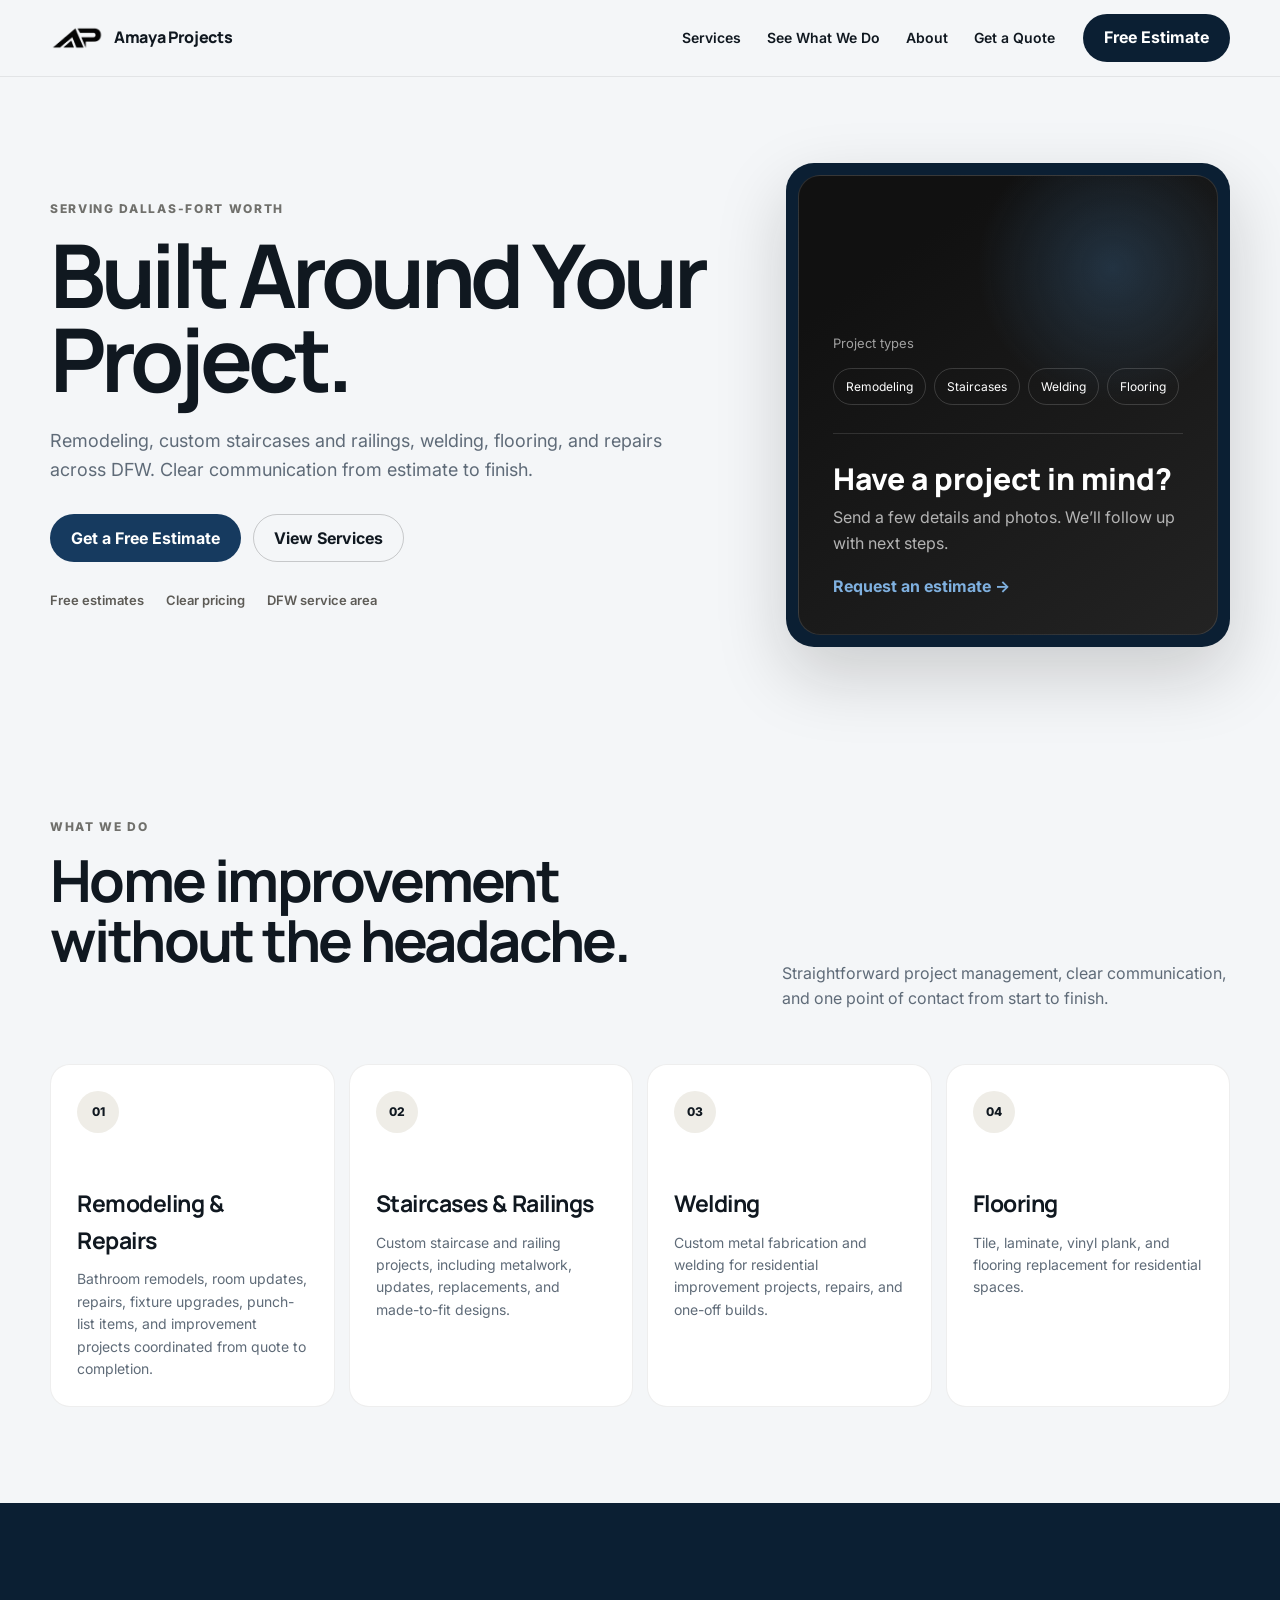
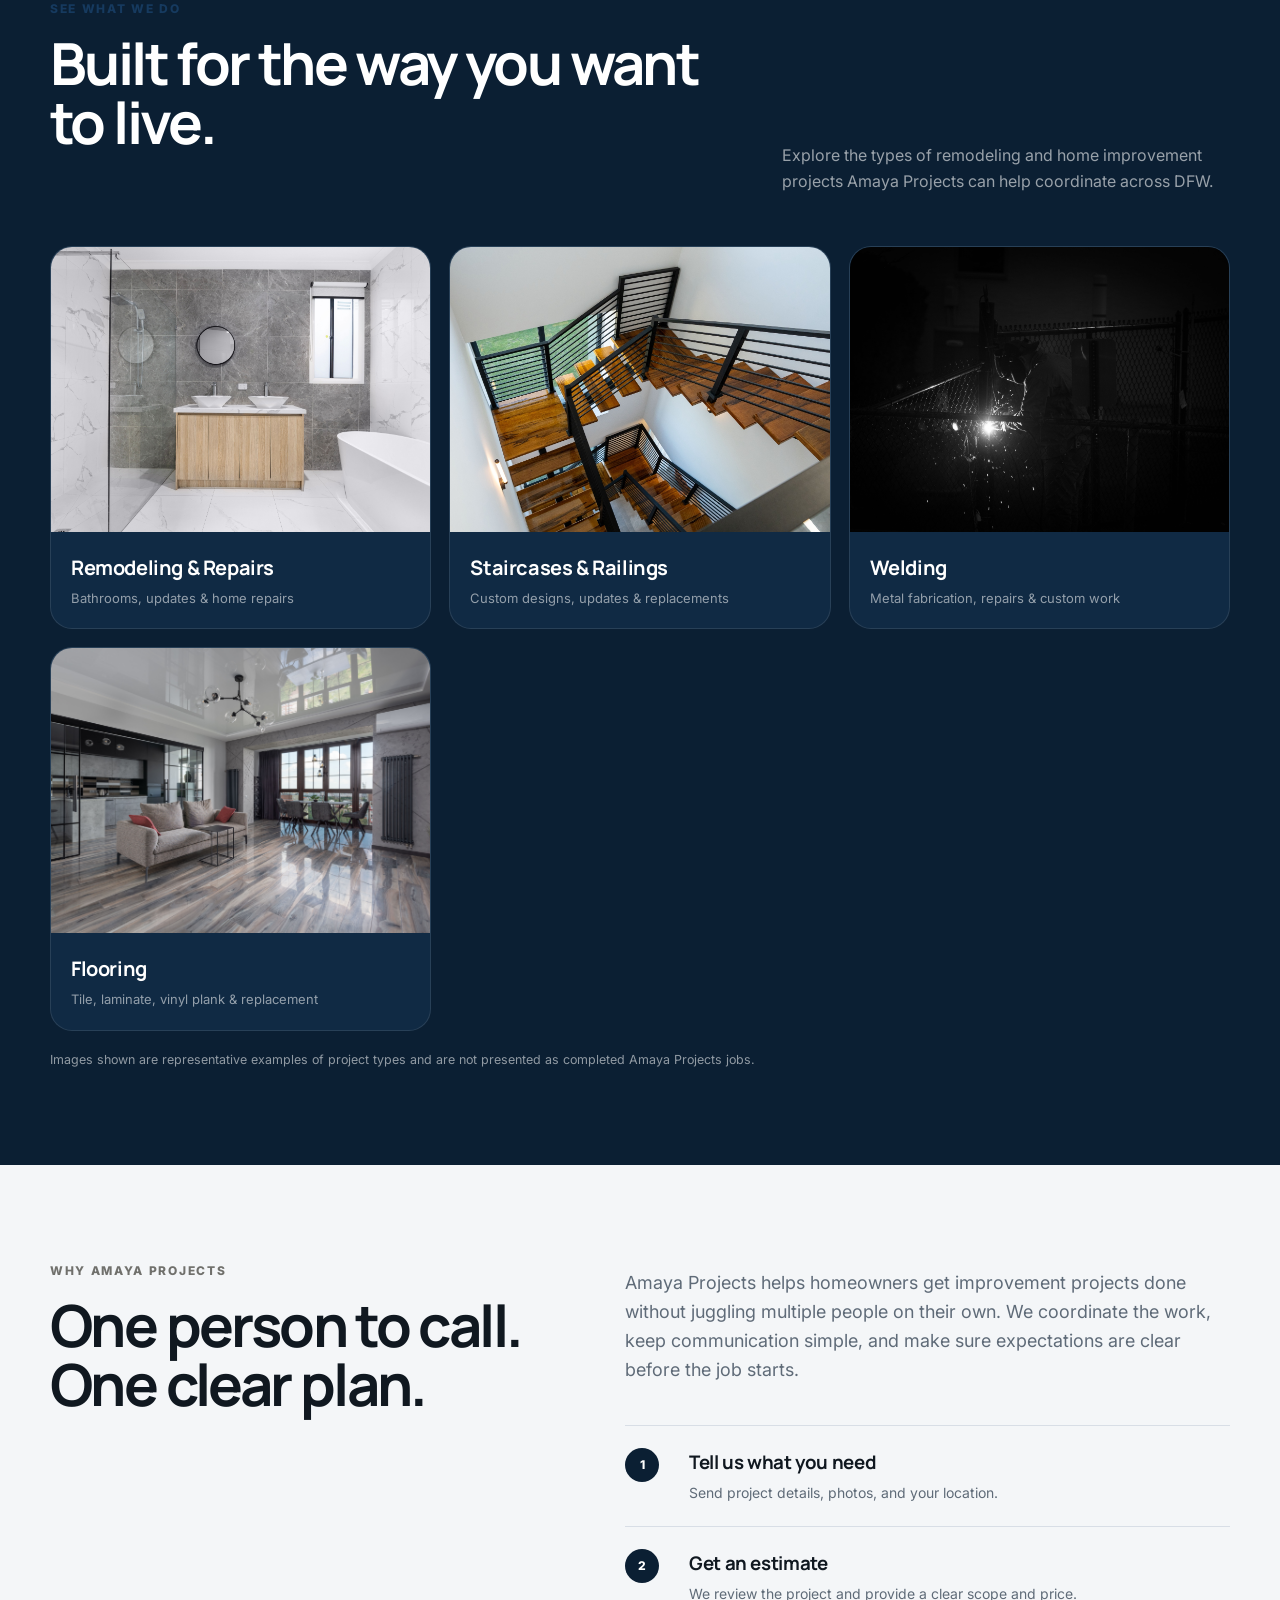
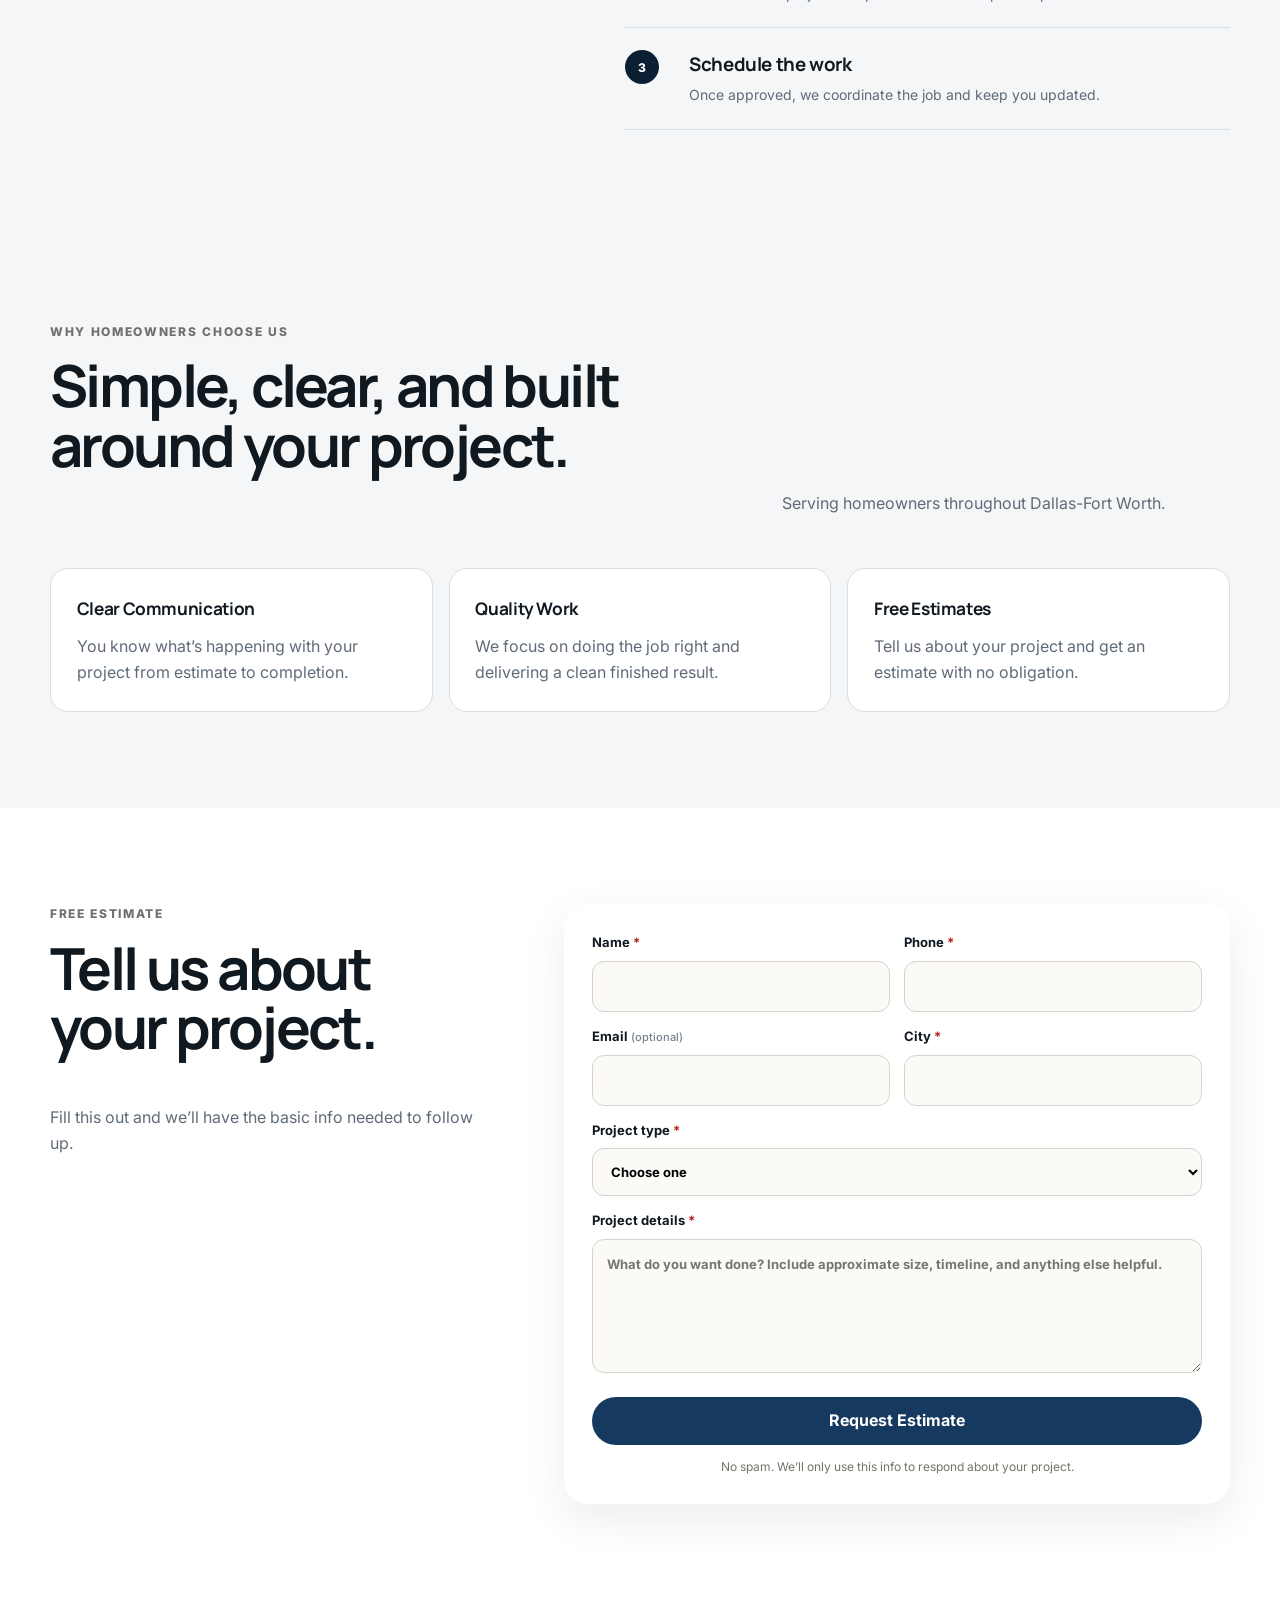
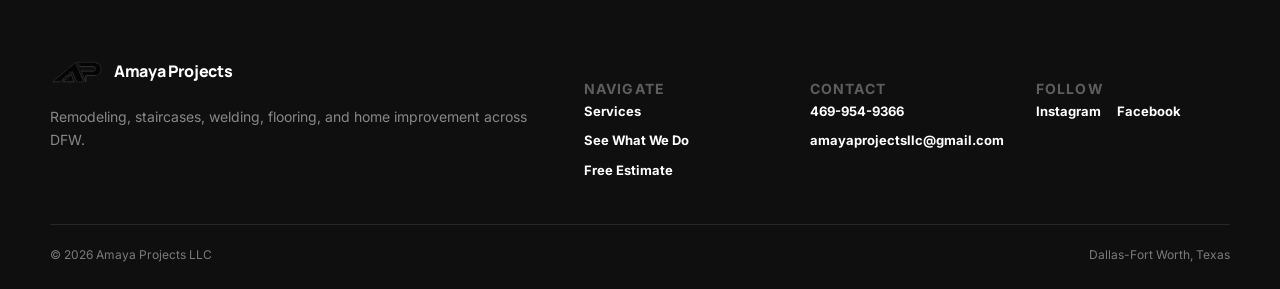
<file: index.html>
<!DOCTYPE html>
<html lang="en">
<head>
  <meta charset="UTF-8" />
  <meta name="viewport" content="width=device-width, initial-scale=1.0" />
  <title>DFW Remodeling, Staircases, Welding & Flooring | Amaya Projects</title>
  <meta name="description" content="Amaya Projects provides bathroom remodeling, home repairs, custom staircases and railings, welding, and flooring across Dallas-Fort Worth. Request a free estimate." />
  <meta name="robots" content="index,follow" />
  <link rel="canonical" href="https://amayaprojectstx.com/" />
  <meta name="theme-color" content="#111111" />

  <meta property="og:type" content="website" />
  <meta property="og:title" content="Amaya Projects | Home Improvement Across DFW" />
  <meta property="og:description" content="Remodeling, staircases and railings, welding, flooring, and repairs across Dallas-Fort Worth. Request a free estimate." />
  <meta property="og:url" content="https://amayaprojectstx.com/" />
  <meta property="og:image" content="https://amayaprojectstx.com/remodeling-bathroom.jpg" />
  <meta name="twitter:card" content="summary_large_image" />

  <!-- Google Analytics -->
  <script async src="https://www.googletagmanager.com/gtag/js?id=G-FESPFY9RM1"></script>
  <script>
    window.dataLayer = window.dataLayer || [];
    function gtag(){dataLayer.push(arguments);}
    gtag('js', new Date());
    gtag('config', 'G-FESPFY9RM1');
  </script>

  <script type="application/ld+json">
  {
    "@context": "https://schema.org",
    "@type": "HomeAndConstructionBusiness",
    "name": "Amaya Projects LLC",
    "url": "https://amayaprojectstx.com/",
    "telephone": "+1-469-954-9366",
    "email": "amayaprojectsllc@gmail.com",
    "areaServed": "Dallas-Fort Worth, Texas",
    "description": "Home improvement company serving Dallas-Fort Worth with bathroom remodeling, repairs, staircases and railings, welding, and flooring.",
    "sameAs": [
      "https://www.instagram.com/amayaprojectstx/",
      "https://www.facebook.com/share/1FDkZ5WJKV/?mibextid=wwXIfr"
    ]
  }
  </script>
  <link rel="preconnect" href="https://fonts.googleapis.com">
  <link rel="preconnect" href="https://fonts.gstatic.com" crossorigin>
  <link href="https://fonts.googleapis.com/css2?family=Inter:wght@400;500;600;700;800&family=Manrope:wght@500;600;700;800&display=swap" rel="stylesheet">
  <link rel="icon" href="favicon.svg" type="image/svg+xml" />
  <link rel="stylesheet" href="styles.css" />
</head>
<body>
  <header class="site-header">
    <div class="container nav-wrap">
      <a class="brand" href="#top" aria-label="Amaya Projects home">
        <span class="brand-mark" aria-hidden="true"><img src="logo-mark.png?v=7" alt="" /></span>
        <span>Amaya Projects</span>
      </a>

      <button class="nav-toggle" aria-label="Open menu" aria-expanded="false">☰</button>

      <nav class="nav">
        <a href="#services">Services</a>
        <a href="#work">See What We Do</a>
        <a href="#about">About</a>
        <a href="#quote">Get a Quote</a>
      </nav>

      <a class="btn btn-dark nav-cta" href="#quote">Free Estimate</a>
    </div>
  </header>

  <main id="top">
    <section class="hero">
      <div class="container hero-grid">
        <div class="hero-copy">
          <p class="eyebrow">Serving Dallas-Fort Worth</p>
          <h1>Built Around Your Project.</h1>
          <p class="hero-text">
            Remodeling, custom staircases and railings, welding, flooring, and repairs across DFW. Clear communication from estimate to finish.
          </p>

          <div class="hero-actions">
            <a class="btn btn-accent" href="#quote">Get a Free Estimate</a>
            <a class="btn btn-ghost" href="#services">View Services</a>
          </div>

          <div class="trust-row">
            <span>Free estimates</span>
            <span>Clear pricing</span>
            <span>DFW service area</span>
          </div>
        </div>

        <div class="hero-card">
          <div class="hero-card-inner">
            <p class="mini-label">Project types</p>
            <div class="project-tags">
              <span>Remodeling</span>
              <span>Staircases</span>
              <span>Welding</span>
              <span>Flooring</span>
            </div>
            <div class="hero-divider"></div>
            <p class="hero-card-title">Have a project in mind?</p>
            <p class="hero-card-text">Send a few details and photos. We’ll follow up with next steps.</p>
            <a class="text-link" href="#quote">Request an estimate →</a>
          </div>
        </div>
      </div>
    </section>

    <section class="section" id="services">
      <div class="container">
        <div class="section-heading">
          <div>
            <p class="eyebrow">What we do</p>
            <h2>Home improvement without the headache.</h2>
          </div>
          <p>
            Straightforward project management, clear communication, and one point of contact from start to finish.
          </p>
        </div>

        
        <div class="service-grid">
          <article class="service-card">
            <div class="service-number">01</div>
            <h3>Remodeling & Repairs</h3>
            <p>Bathroom remodels, room updates, repairs, fixture upgrades, punch-list items, and improvement projects coordinated from quote to completion.</p>
          </article>

          <article class="service-card">
            <div class="service-number">02</div>
            <h3>Staircases & Railings</h3>
            <p>Custom staircase and railing projects, including metalwork, updates, replacements, and made-to-fit designs.</p>
          </article>

          <article class="service-card">
            <div class="service-number">03</div>
            <h3>Welding</h3>
            <p>Custom metal fabrication and welding for residential improvement projects, repairs, and one-off builds.</p>
          </article>

          <article class="service-card">
            <div class="service-number">04</div>
            <h3>Flooring</h3>
            <p>Tile, laminate, vinyl plank, and flooring replacement for residential spaces.</p>
          </article>
        </div>
      </div>
    </section>

    <section class="section section-dark" id="work">
      <div class="container">
        <div class="section-heading light">
          <div>
            <p class="eyebrow">See What We Do</p>
            <h2>Built for the way you want to live.</h2>
          </div>
          <p>Explore the types of remodeling and home improvement projects Amaya Projects can help coordinate across DFW.</p>
        </div>

        <div class="work-grid">
          <article class="work-card">
            <div class="work-image">
              <img src="remodeling-bathroom.jpg" alt="Modern bathroom with walk-in shower, double vanity, and tile finishes" loading="lazy" />
            </div>
            <div class="work-meta">
              <h3>Remodeling & Repairs</h3>
              <p>Bathrooms, updates & home repairs</p>
            </div>
          </article>

          <article class="work-card">
            <div class="work-image">
              <img src="staircase-railing.jpg" alt="Modern wood staircase with custom black metal railings" loading="lazy" />
            </div>
            <div class="work-meta">
              <h3>Staircases & Railings</h3>
              <p>Custom designs, updates & replacements</p>
            </div>
          </article>

          <article class="work-card">
            <div class="work-image">
              <img src="welding.jpg" alt="Welder working on a metal fence with sparks visible" loading="lazy" />
            </div>
            <div class="work-meta">
              <h3>Welding</h3>
              <p>Metal fabrication, repairs & custom work</p>
            </div>
          </article>

          <article class="work-card">
            <div class="work-image">
              <img src="flooring.jpg" alt="Finished modern residential flooring in an updated living space" loading="lazy" />
            </div>
            <div class="work-meta">
              <h3>Flooring</h3>
              <p>Tile, laminate, vinyl plank & replacement</p>
            </div>
          </article>
        </div>

        <p class="stock-note">Images shown are representative examples of project types and are not presented as completed Amaya Projects jobs.</p>
      </div>
    </section>

    <section class="section" id="about">
      <div class="container about-grid">
        <div>
          <p class="eyebrow">Why Amaya Projects</p>
          <h2>One person to call. One clear plan.</h2>
        </div>

        <div class="about-copy">
          <p>
            Amaya Projects helps homeowners get improvement projects done without juggling multiple people on their own.
            We coordinate the work, keep communication simple, and make sure expectations are clear before the job starts.
          </p>

          <div class="process">
            <div class="process-item">
              <span>1</span>
              <div>
                <h3>Tell us what you need</h3>
                <p>Send project details, photos, and your location.</p>
              </div>
            </div>

            <div class="process-item">
              <span>2</span>
              <div>
                <h3>Get an estimate</h3>
                <p>We review the project and provide a clear scope and price.</p>
              </div>
            </div>

            <div class="process-item">
              <span>3</span>
              <div>
                <h3>Schedule the work</h3>
                <p>Once approved, we coordinate the job and keep you updated.</p>
              </div>
            </div>
          </div>
        </div>
      </div>
    </section>

    <section class="section trust-section" aria-labelledby="trust-heading">
      <div class="container">
        <div class="section-heading trust-heading">
          <div>
            <p class="eyebrow">Why homeowners choose us</p>
            <h2 id="trust-heading">Simple, clear, and built around your project.</h2>
          </div>
          <p>Serving homeowners throughout Dallas-Fort Worth.</p>
        </div>

        <div class="trust-card-grid">
          <article class="trust-card">
            <h3>Clear Communication</h3>
            <p>You know what’s happening with your project from estimate to completion.</p>
          </article>
          <article class="trust-card">
            <h3>Quality Work</h3>
            <p>We focus on doing the job right and delivering a clean finished result.</p>
          </article>
          <article class="trust-card">
            <h3>Free Estimates</h3>
            <p>Tell us about your project and get an estimate with no obligation.</p>
          </article>
        </div>
      </div>
    </section>

    <section class="section quote-section" id="quote">
      <div class="container quote-grid">
        <div>
          <p class="eyebrow">Free estimate</p>
          <h2>Tell us about your project.</h2>
          <p class="quote-intro">
            Fill this out and we’ll have the basic info needed to follow up.
          </p>

          
        </div>

        <form class="quote-form" name="project-quote" method="POST" action="/thank-you.html" data-netlify="true" netlify-honeypot="bot-field" novalidate>
          <input type="hidden" name="form-name" value="project-quote" />
          <p class="hidden">
            <label>Don’t fill this out if you’re human: <input name="bot-field" /></label>
          </p>

          <div class="form-row">
            <label>
              Name <span class="required-mark" aria-hidden="true">*</span>
              <input type="text" name="name" autocomplete="name" required />
            </label>
            <label>
              Phone <span class="required-mark" aria-hidden="true">*</span>
              <input type="tel" name="phone" autocomplete="tel" inputmode="numeric" pattern="\(\d{3}\)-\d{3}-\d{4}" required />
            </label>
          </div>

          <div class="form-row">
            <label>
              Email <span class="optional-label">(optional)</span>
              <input type="email" name="email" autocomplete="email" inputmode="email" />
            </label>
            <label>
              City <span class="required-mark" aria-hidden="true">*</span>
              <input type="text" name="city" autocomplete="address-level2" required />
            </label>
          </div>

          <label>
            Project type <span class="required-mark" aria-hidden="true">*</span>
            <select name="project-type" required>
              <option value="">Choose one</option>
              <option>Remodeling / Repair</option>
              <option>Staircase / Railing</option>
              <option>Welding</option>
              <option>Flooring</option>
              <option>Other</option>
            </select>
          </label>

          <label>
            Project details <span class="required-mark" aria-hidden="true">*</span>
            <textarea name="details" rows="5" required placeholder="What do you want done? Include approximate size, timeline, and anything else helpful."></textarea>
          </label>

          <button class="btn btn-accent form-submit" type="submit">Request Estimate</button>
          <p class="form-note">No spam. We’ll only use this info to respond about your project.</p>
        </form>
      </div>
    </section>
  </main>

  <footer>
    <div class="container footer-grid">
      <div>
        <a class="brand footer-brand" href="#top">
          <span class="brand-mark footer-mark" aria-hidden="true"><img src="logo-mark.png?v=7" alt="" /></span>
          <span>Amaya Projects</span>
        </a>
        <p>Remodeling, staircases, welding, flooring, and home improvement across DFW.</p>
      </div>

      <div class="footer-groups">
        <div class="footer-group">
          <p class="footer-label">Navigate</p>
          <div class="footer-links">
            <a href="#services">Services</a>
            <a href="#work">See What We Do</a>
            <a href="#quote">Free Estimate</a>
          </div>
        </div>

        <div class="footer-group">
          <p class="footer-label">Contact</p>
          <div class="footer-links">
            <a href="tel:+14699549366">469-954-9366</a>
            <a href="mailto:amayaprojectsllc@gmail.com">amayaprojectsllc@gmail.com</a>
          </div>
        </div>

        <div class="footer-group">
          <p class="footer-label">Follow</p>
          <div class="footer-links footer-socials">
            <a href="https://www.instagram.com/amayaprojectstx/" target="_blank" rel="noopener noreferrer">Instagram</a>
            <a href="https://www.facebook.com/share/1FDkZ5WJKV/?mibextid=wwXIfr" target="_blank" rel="noopener noreferrer">Facebook</a>
          </div>
        </div>
      </div>
    </div>

    <div class="container footer-bottom">
      <span>© <span id="year"></span> Amaya Projects LLC</span>
      <span>Dallas-Fort Worth, Texas</span>
    </div>
  </footer>

  <script src="script.js"></script>
</body>
</html>
</file>
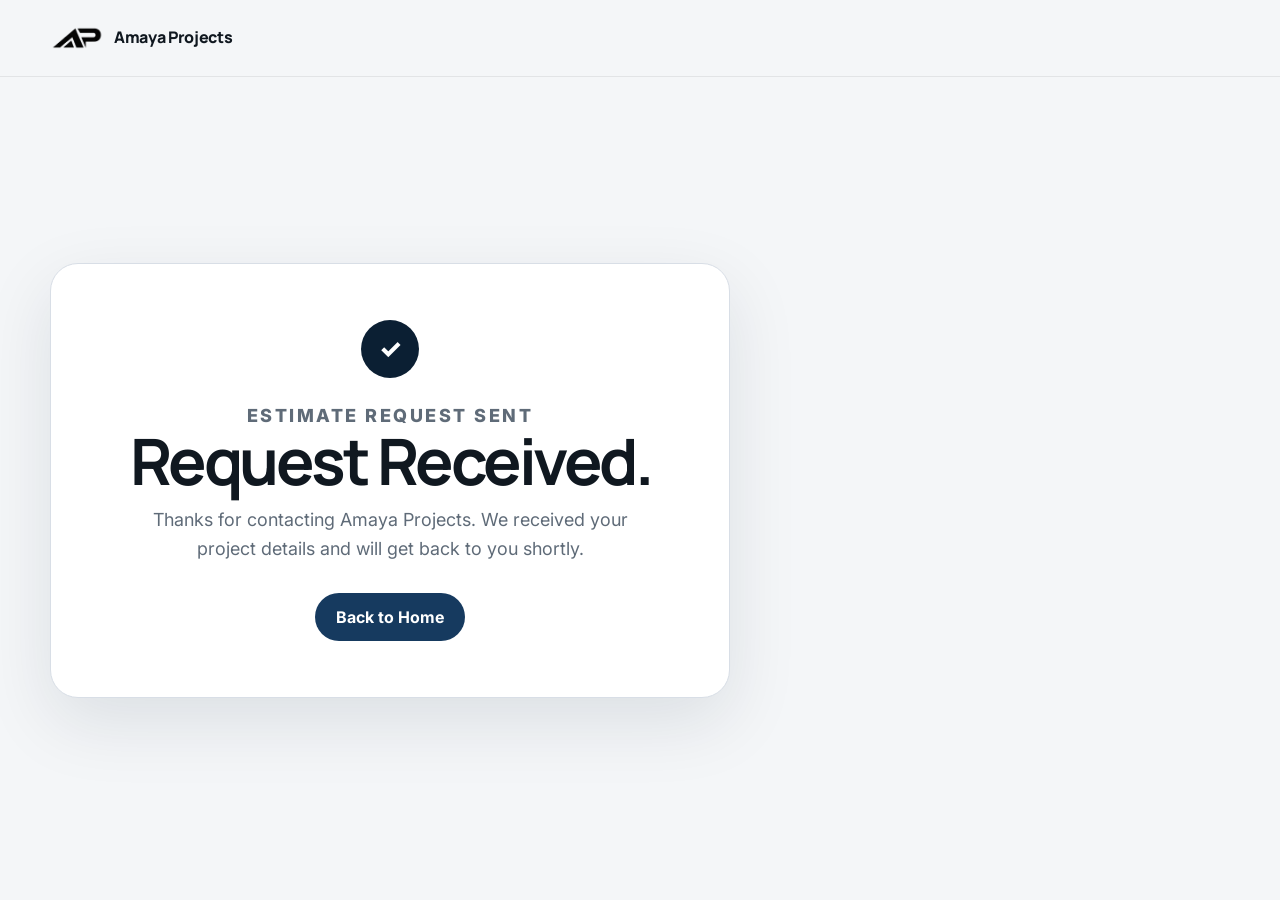
<file: thank-you.html>
<!DOCTYPE html>
<html lang="en">
<head>
  <meta charset="UTF-8" />
  <meta name="viewport" content="width=device-width, initial-scale=1.0" />
  <title>Request Received | Amaya Projects</title>
  <meta name="description" content="Your estimate request has been received by Amaya Projects." />
  <meta name="theme-color" content="#0b1f33" />
  <link rel="preconnect" href="https://fonts.googleapis.com">
  <link rel="preconnect" href="https://fonts.gstatic.com" crossorigin>
  <link href="https://fonts.googleapis.com/css2?family=Inter:wght@400;500;600;700;800&family=Manrope:wght@500;600;700;800&display=swap" rel="stylesheet">
  <link rel="icon" href="favicon.svg" type="image/svg+xml" />
  <link rel="stylesheet" href="styles.css" />
  <meta name="robots" content="noindex,follow" />
  <script async src="https://www.googletagmanager.com/gtag/js?id=G-FESPFY9RM1"></script>
  <script>
    window.dataLayer = window.dataLayer || [];
    function gtag(){dataLayer.push(arguments);}
    gtag('js', new Date());
    gtag('config', 'G-FESPFY9RM1');
    gtag('event', 'generate_lead');
  </script>
</head>
<body class="thank-you-page">
  <header class="site-header thank-you-header">
    <div class="container nav-wrap">
      <a class="brand" href="/" aria-label="Amaya Projects home">
        <span class="brand-mark" aria-hidden="true"><img src="logo-mark.png?v=9" alt="" /></span>
        <span>Amaya Projects</span>
      </a>
    </div>
  </header>

  <main class="thank-you-wrap">
    <div class="container">
      <section class="thank-you-card" aria-labelledby="thank-you-title">
        <div class="thank-you-icon" aria-hidden="true">✓</div>
        <p class="eyebrow">Estimate request sent</p>
        <h1 id="thank-you-title">Request Received.</h1>
        <p>Thanks for contacting Amaya Projects. We received your project details and will get back to you shortly.</p>
        <div class="thank-you-actions">
          <a class="btn btn-accent" href="/">Back to Home</a>
        </div>
      </section>
    </div>
  </main>
</body>
</html>
</file>
<file: styles.css>
:root {
  --bg: #f4f6f8;
  --surface: #ffffff;
  --text: #101820;
  --muted: #5f6b78;
  --line: #d8dee6;
  --dark: #0b1f33;
  --dark-soft: #102a44;
  --accent: #163a5f;
  --accent-dark: #0f2b46;
  --radius: 20px;
}

* {
  box-sizing: border-box;
}

html {
  scroll-behavior: smooth;
}

body {
  margin: 0;
  font-family: Inter, system-ui, -apple-system, BlinkMacSystemFont, "Segoe UI", sans-serif;
  background: var(--bg);
  color: var(--text);
  line-height: 1.6;
}

a {
  color: inherit;
  text-decoration: none;
}

button,
input,
select,
textarea {
  font: inherit;
}

.container {
  width: min(1180px, calc(100% - 40px));
  margin: 0 auto;
}

.site-header {
  position: sticky;
  top: 0;
  z-index: 30;
  background: rgba(244, 246, 248, 0.94);
  -webkit-backdrop-filter: blur(14px);
  backdrop-filter: blur(14px);
  border-bottom: 1px solid rgba(17, 17, 17, 0.08);
}

.nav-wrap {
  min-height: 76px;
  display: flex;
  align-items: center;
  gap: 28px;
}

.brand {
  display: inline-flex;
  align-items: center;
  gap: 10px;
  font-family: Manrope, sans-serif;
  font-weight: 800;
  letter-spacing: -0.02em;
  margin-right: auto;
}

.brand-mark {
  width: 34px;
  height: 34px;
  border-radius: 10px;
  display: grid;
  place-items: center;
  background: var(--dark);
  color: white;
  font-size: 13px;
}

.nav {
  display: flex;
  gap: 26px;
  font-size: 14px;
  font-weight: 600;
}

.nav a:hover {
  opacity: .6;
}

.nav-toggle {
  display: none;
  border: 0;
  background: transparent;
  color: var(--accent);
  font-size: 26px;
  line-height: 1;
}

.btn {
  min-height: 48px;
  padding: 0 20px;
  border-radius: 999px;
  display: inline-flex;
  align-items: center;
  justify-content: center;
  border: 1px solid transparent;
  font-weight: 700;
  cursor: pointer;
  transition: .2s ease;
}

.btn:hover {
  transform: translateY(-1px);
}

.btn-dark {
  background: var(--dark);
  color: white;
}

.btn-accent {
  background: var(--accent);
  color: #ffffff;
}

.btn-accent:hover {
  background: var(--accent-dark);
}

.btn-ghost {
  border-color: rgba(17,17,17,.2);
  background: transparent;
}

.hero {
  padding: 86px 0 74px;
}

.hero-grid {
  display: grid;
  grid-template-columns: 1.2fr .8fr;
  gap: 70px;
  align-items: center;
}

.eyebrow {
  margin: 0 0 14px;
  text-transform: uppercase;
  letter-spacing: .14em;
  font-size: 12px;
  font-weight: 800;
  color: #70706c;
}

h1, h2, h3 {
  font-family: Manrope, Inter, sans-serif;
  margin-top: 0;
}

h1 {
  font-size: clamp(48px, 7vw, 88px);
  line-height: .96;
  letter-spacing: -0.055em;
  max-width: 850px;
  margin-bottom: 26px;
}

h2 {
  font-size: clamp(36px, 5vw, 58px);
  line-height: 1.03;
  letter-spacing: -0.045em;
}

h3 {
  letter-spacing: -0.02em;
}

.hero-text {
  max-width: 680px;
  color: var(--muted);
  font-size: 18px;
}

.hero-actions {
  margin-top: 30px;
  display: flex;
  gap: 12px;
  flex-wrap: wrap;
}

.trust-row {
  margin-top: 28px;
  display: flex;
  gap: 22px;
  flex-wrap: wrap;
  color: #5d5b56;
  font-size: 13px;
  font-weight: 600;
}

.hero-card {
  background: var(--dark);
  border-radius: 28px;
  padding: 12px;
  box-shadow: 0 28px 70px rgba(17,17,17,.18);
}

.hero-card-inner {
  min-height: 460px;
  border: 1px solid rgba(255,255,255,.12);
  border-radius: 22px;
  padding: 34px;
  color: white;
  display: flex;
  flex-direction: column;
  justify-content: flex-end;
  background:
    radial-gradient(circle at 75% 20%, rgba(67,126,180,.28), transparent 28%),
    linear-gradient(145deg, #111 20%, #232323 100%);
}

.mini-label {
  color: rgba(255,255,255,.6);
  margin-bottom: 14px;
  font-size: 13px;
}

.project-tags {
  display: flex;
  flex-wrap: wrap;
  gap: 8px;
}

.project-tags span {
  border: 1px solid rgba(255,255,255,.16);
  border-radius: 999px;
  padding: 8px 12px;
  font-size: 12px;
}

.hero-divider {
  height: 1px;
  background: rgba(255,255,255,.12);
  margin: 28px 0;
}

.hero-card-title {
  font-family: Manrope, sans-serif;
  font-weight: 800;
  font-size: 30px;
  line-height: 1.1;
  margin: 0 0 10px;
}

.hero-card-text {
  color: rgba(255,255,255,.67);
  margin: 0 0 18px;
}

.text-link {
  color: #7fb0df;
  font-weight: 700;
}

.section {
  padding: 96px 0;
}

.section-heading {
  display: grid;
  grid-template-columns: 1.2fr .8fr;
  gap: 60px;
  align-items: end;
  margin-bottom: 46px;
}

.section-heading > p {
  color: var(--muted);
  margin: 0 0 6px;
  max-width: 480px;
}

.service-grid {
  display: grid;
  grid-template-columns: repeat(4, 1fr);
  gap: 14px;
}

.service-card {
  background: var(--surface);
  border: 1px solid rgba(17,17,17,.07);
  border-radius: var(--radius);
  padding: 26px;
  min-height: 250px;
}

.service-number {
  width: 42px;
  height: 42px;
  border-radius: 50%;
  display: grid;
  place-items: center;
  background: #efede7;
  font-size: 12px;
  font-weight: 800;
  margin-bottom: 52px;
}

.service-card h3 {
  font-size: 23px;
  margin-bottom: 10px;
}

.service-card p {
  color: var(--muted);
  margin: 0;
  font-size: 14px;
}

.section-dark {
  background: var(--dark);
  color: white;
}

.section-heading.light > p {
  color: rgba(255,255,255,.58);
}

.section-dark .eyebrow {
  color: var(--accent);
}

.work-grid {
  display: grid;
  grid-template-columns: repeat(3, 1fr);
  gap: 18px;
}

.work-card {
  border: 1px solid rgba(255,255,255,.1);
  border-radius: 22px;
  overflow: hidden;
  background: var(--dark-soft);
}

.work-image {
  aspect-ratio: 4 / 3;
}

.placeholder {
  display: grid;
  place-items: center;
  color: rgba(255,255,255,.4);
  font-size: 13px;
  background:
    linear-gradient(135deg, rgba(255,255,255,.04), rgba(255,255,255,.01)),
    repeating-linear-gradient(45deg, rgba(255,255,255,.025) 0 10px, transparent 10px 20px);
}

.work-meta {
  padding: 20px;
}

.work-meta h3 {
  margin-bottom: 4px;
  font-size: 20px;
}

.work-meta p {
  margin: 0;
  color: rgba(255,255,255,.55);
  font-size: 13px;
}

.about-grid {
  display: grid;
  grid-template-columns: .9fr 1.1fr;
  gap: 80px;
}

.about-copy > p {
  font-size: 18px;
  color: var(--muted);
  margin-top: 8px;
}

.process {
  margin-top: 40px;
  border-top: 1px solid var(--line);
}

.process-item {
  display: grid;
  grid-template-columns: 46px 1fr;
  gap: 18px;
  padding: 22px 0;
  border-bottom: 1px solid var(--line);
}

.process-item > span {
  width: 34px;
  height: 34px;
  border-radius: 50%;
  background: var(--dark);
  color: white;
  display: grid;
  place-items: center;
  font-size: 12px;
  font-weight: 800;
}

.process-item h3 {
  margin-bottom: 4px;
}

.process-item p {
  margin: 0;
  color: var(--muted);
  font-size: 14px;
}

.quote-section {
  background: #ffffff;
}

.quote-grid {
  display: grid;
  grid-template-columns: .8fr 1.2fr;
  gap: 70px;
  align-items: start;
}

.quote-intro {
  color: var(--muted);
  max-width: 430px;
}

.quote-notes {
  margin-top: 28px;
  display: flex;
  gap: 8px;
  flex-wrap: wrap;
}

.quote-notes p {
  width: 100%;
  margin: 0 0 5px;
  font-size: 13px;
  font-weight: 800;
}

.quote-notes span {
  padding: 7px 10px;
  background: rgba(255,255,255,.6);
  border-radius: 999px;
  font-size: 12px;
  font-weight: 700;
}

.quote-form {
  background: white;
  padding: 28px;
  border-radius: 24px;
  box-shadow: 0 14px 45px rgba(17,17,17,.08);
}

.form-row {
  display: grid;
  grid-template-columns: 1fr 1fr;
  gap: 14px;
}

.quote-form label {
  display: block;
  font-weight: 700;
  font-size: 13px;
  margin-bottom: 14px;
}

.quote-form input,
.quote-form select,
.quote-form textarea {
  width: 100%;
  margin-top: 8px;
  border: 1px solid #d7d3ca;
  border-radius: 12px;
  padding: 14px;
  background: #fbfaf7;
  outline: none;
}

.quote-form input:focus,
.quote-form select:focus,
.quote-form textarea:focus {
  border-color: #111;
  background: white;
}

.quote-form textarea {
  resize: vertical;
}

.form-submit {
  width: 100%;
  border: none;
  margin-top: 4px;
}

.form-note {
  text-align: center;
  color: #77736b;
  font-size: 12px;
  margin: 12px 0 0;
}

.hidden {
  display: none;
}

footer {
  background: #0f0f0f;
  color: white;
  padding: 54px 0 24px;
}

.footer-grid {
  display: grid;
  grid-template-columns: 1fr auto;
  gap: 30px;
}

.footer-brand {
  margin-bottom: 16px;
}

.footer-grid p {
  color: rgba(255,255,255,.5);
  margin: 0;
  font-size: 14px;
}

.footer-links {
  display: flex;
  gap: 20px;
  align-items: start;
  font-size: 13px;
  font-weight: 700;
}

.footer-bottom {
  margin-top: 44px;
  padding-top: 20px;
  border-top: 1px solid rgba(255,255,255,.1);
  display: flex;
  justify-content: space-between;
  gap: 20px;
  color: rgba(255,255,255,.45);
  font-size: 12px;
}

@media (max-width: 920px) {
  .nav,
  .nav-cta {
    display: none;
  }

  .nav-toggle {
    display: block;
  }

  .nav.open {
    display: flex;
    position: absolute;
    top: 76px;
    left: 20px;
    right: 20px;
    padding: 18px;
    background: white;
    border-radius: 16px;
    flex-direction: column;
    box-shadow: 0 16px 40px rgba(0,0,0,.12);
  }

  .hero-grid,
  .section-heading,
  .about-grid,
  .quote-grid {
    grid-template-columns: 1fr;
    gap: 36px;
  }

  .hero-card-inner {
    min-height: 360px;
  }

  .service-grid {
    grid-template-columns: 1fr 1fr;
  }

  .work-grid {
    grid-template-columns: 1fr;
  }
}

@media (max-width: 620px) {
  .container {
    width: min(100% - 28px, 1180px);
  }

  .hero {
    padding-top: 56px;
  }

  h1 {
    font-size: 51px;
  }

  .section {
    padding: 72px 0;
  }

  .service-grid,
  .form-row {
    grid-template-columns: 1fr;
  }

  .service-card {
    min-height: auto;
  }

  .service-number {
    margin-bottom: 30px;
  }

  .hero-actions .btn {
    width: 100%;
  }

  .footer-grid,
  .footer-bottom {
    grid-template-columns: 1fr;
    display: grid;
  }

  .footer-links {
    flex-wrap: wrap;
  }
}

/* Amaya Projects one-color AP brand mark */
.brand-mark {
  width: 54px;
  height: 36px;
  border-radius: 0;
  display: inline-flex;
  align-items: center;
  justify-content: center;
  background: transparent;
  color: #101010;
  flex: 0 0 auto;
}

.brand-mark img {
  display: block;
  width: 100%;
  height: 100%;
  object-fit: contain;
}

.footer-mark {
  
}

.hero-card-inner {
  position: relative;
  overflow: hidden;
}


@media (max-width: 560px) {
  .brand-mark {
    width: 47px;
    height: 32px;
  }

  .brand {
    gap: 8px;
  }
}


/* Branded form confirmation page */
.thank-you-page {
  min-height: 100vh;
  background: var(--bg);
}

.thank-you-header {
  position: static;
}

.thank-you-wrap {
  min-height: calc(100vh - 77px);
  display: grid;
  place-items: center;
  padding: 56px 0 72px;
}

.thank-you-card {
  width: min(680px, 100%);
  background: var(--surface);
  border: 1px solid var(--line);
  border-radius: 28px;
  padding: 56px;
  box-shadow: 0 24px 70px rgba(11, 31, 51, 0.10);
  text-align: center;
}

.thank-you-icon {
  width: 58px;
  height: 58px;
  margin: 0 auto 24px;
  display: grid;
  place-items: center;
  border-radius: 50%;
  background: var(--dark);
  color: #fff;
  font-size: 26px;
  font-weight: 800;
}

.thank-you-card h1 {
  margin: 0 0 14px;
  font-size: clamp(42px, 7vw, 64px);
}

.thank-you-card p {
  max-width: 520px;
  margin: 0 auto;
  color: var(--muted);
  font-size: 18px;
}

.thank-you-actions {
  margin-top: 30px;
  display: flex;
  justify-content: center;
}

@media (max-width: 620px) {
  .thank-you-wrap {
    padding: 34px 0 52px;
  }

  .thank-you-card {
    padding: 40px 24px;
    border-radius: 22px;
  }

  .thank-you-actions .btn {
    width: 100%;
  }
}


.footer-groups {
  display: grid;
  grid-template-columns: repeat(3, minmax(0, 1fr));
  gap: 2rem;
  width: 100%;
  margin-top: 1.5rem;
}

.footer-group {
  min-width: 0;
}

.footer-label {
  margin: 0 0 0.7rem;
  font-size: 0.78rem;
  font-weight: 700;
  letter-spacing: 0.08em;
  text-transform: uppercase;
  opacity: 0.65;
}

.footer-group .footer-links {
  display: flex;
  flex-direction: column;
  align-items: flex-start;
  gap: 0.55rem;
}

.footer-socials {
  flex-direction: row !important;
  flex-wrap: wrap;
  gap: 1rem !important;
}

@media (max-width: 700px) {
  .footer-groups {
    grid-template-columns: 1fr;
    gap: 1.4rem;
  }

  .footer-group .footer-links {
    gap: 0.45rem;
  }

  .footer-socials {
    flex-direction: row !important;
  }
}


/* Final content + UX polish */
html {
  scroll-behavior: smooth;
}

.work-image {
  overflow: hidden;
}

.work-image img {
  width: 100%;
  height: 100%;
  min-height: 280px;
  display: block;
  object-fit: cover;
}

.stock-note {
  margin: 1.25rem 0 0;
  color: rgba(255, 255, 255, 0.55);
  font-size: 0.78rem;
  line-height: 1.5;
}

.trust-section {
  background: #f4f6f8;
}

.trust-card-grid {
  display: grid;
  grid-template-columns: repeat(3, minmax(0, 1fr));
  gap: 1rem;
}

.trust-card {
  background: #fff;
  border: 1px solid #d8dee6;
  border-radius: 18px;
  padding: 1.6rem;
}

.trust-card h3 {
  margin: 0 0 0.65rem;
  font-size: 1.08rem;
}

.trust-card p {
  margin: 0;
  color: #5f6b78;
  line-height: 1.65;
}

.required-mark {
  color: #b42318;
}

.optional-label {
  color: #77818d;
  font-size: 0.85em;
  font-weight: 500;
}

.quote-form .field-error {
  display: block;
  margin-top: 0.4rem;
  color: #b42318;
  font-size: 0.82rem;
  font-weight: 700;
}

.quote-form input.is-invalid,
.quote-form select.is-invalid,
.quote-form textarea.is-invalid {
  border-color: #b42318;
  box-shadow: 0 0 0 1px #b42318;
}

.quote-form input.is-invalid:focus,
.quote-form select.is-invalid:focus,
.quote-form textarea.is-invalid:focus {
  outline-color: #b42318;
}

.form-submit[disabled] {
  opacity: 0.72;
  cursor: wait;
}

@media (max-width: 700px) {
  .trust-card-grid {
    grid-template-columns: 1fr;
  }

  .work-image img {
    min-height: 230px;
  }

  .btn,
  .nav a,
  .footer-links a {
    min-height: 44px;
  }
}
</file>
